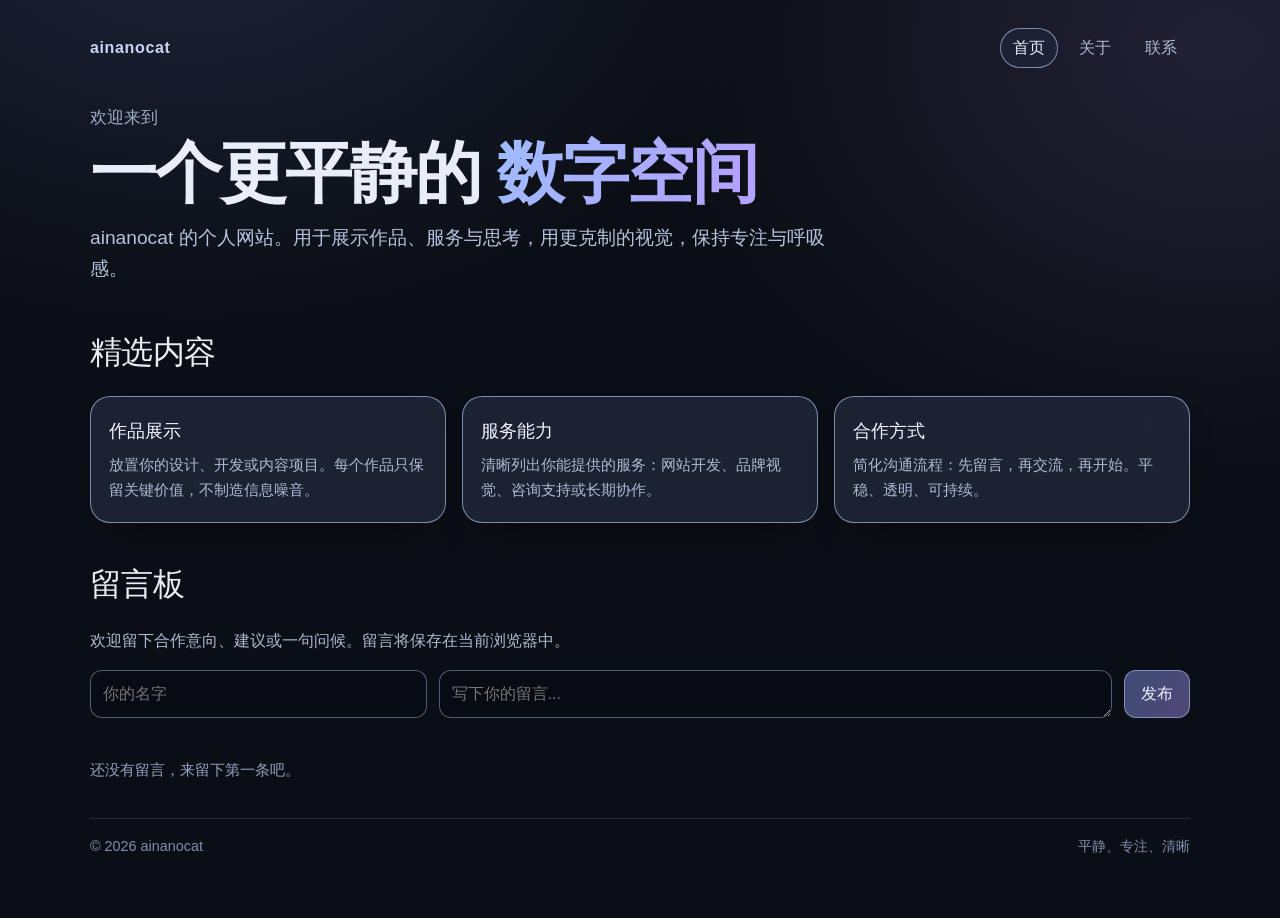
<file: Web/index.html>
<!DOCTYPE html>
<html lang="zh-CN">
<head>
  <meta charset="UTF-8" />
  <meta name="viewport" content="width=device-width, initial-scale=1.0" />
  <title>ainanocat | Calm Portfolio</title>
  <link rel="stylesheet" href="./styles.css" />
</head>
<body data-page="home">
  <div class="container">
    <div id="navbar"></div>

    <main>
      <section class="hero">
        <p class="hero-sub" data-i18n="heroSub"></p>
        <h1 class="hero-title" data-i18n-html="heroTitle"></h1>
        <p class="hero-desc" data-i18n="heroDesc"></p>
      </section>

      <section>
        <h2 class="section-title" data-i18n="featureTitle"></h2>
        <div class="cards">
          <article class="card">
            <h3 data-i18n="card1Title"></h3>
            <p data-i18n="card1Desc"></p>
          </article>
          <article class="card">
            <h3 data-i18n="card2Title"></h3>
            <p data-i18n="card2Desc"></p>
          </article>
          <article class="card">
            <h3 data-i18n="card3Title"></h3>
            <p data-i18n="card3Desc"></p>
          </article>
        </div>
      </section>

      <section class="message-board">
        <h2 class="section-title" data-i18n="boardTitle"></h2>
        <p class="board-desc" data-i18n="boardDesc"></p>
        <form class="message-form" id="messageForm">
          <input class="input" id="nameInput" maxlength="30" />
          <textarea class="input" id="messageInput" rows="1" maxlength="240"></textarea>
          <button class="submit-btn" type="submit" data-i18n="submitBtn"></button>
        </form>
        <p class="error-text" id="errorText"></p>
        <ul class="message-list" id="messageList"></ul>
      </section>
    </main>

    <footer>
      <span data-i18n="footerLeft"></span>
      <span data-i18n="footerRight"></span>
    </footer>
  </div>

  <script src="./navbar.js"></script>
  <script src="./app.js"></script>
</body>
</html>
</file>
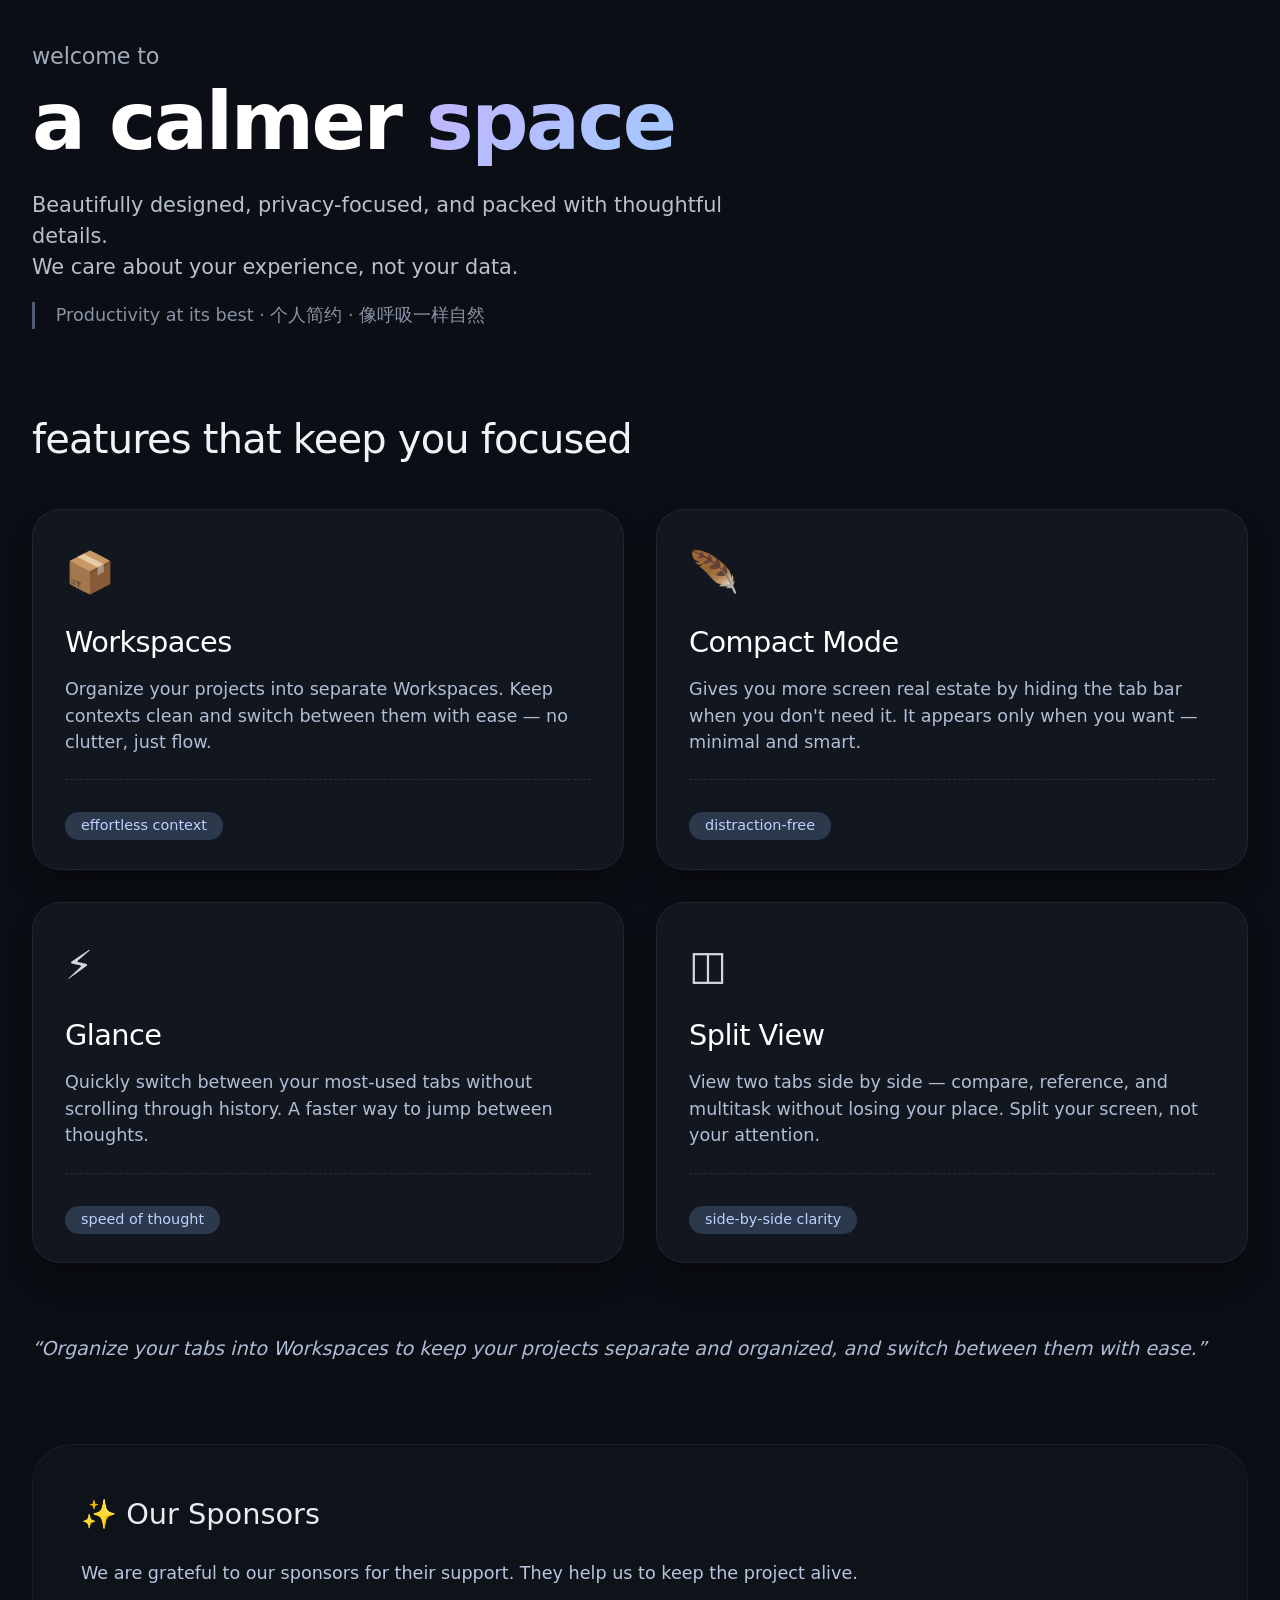
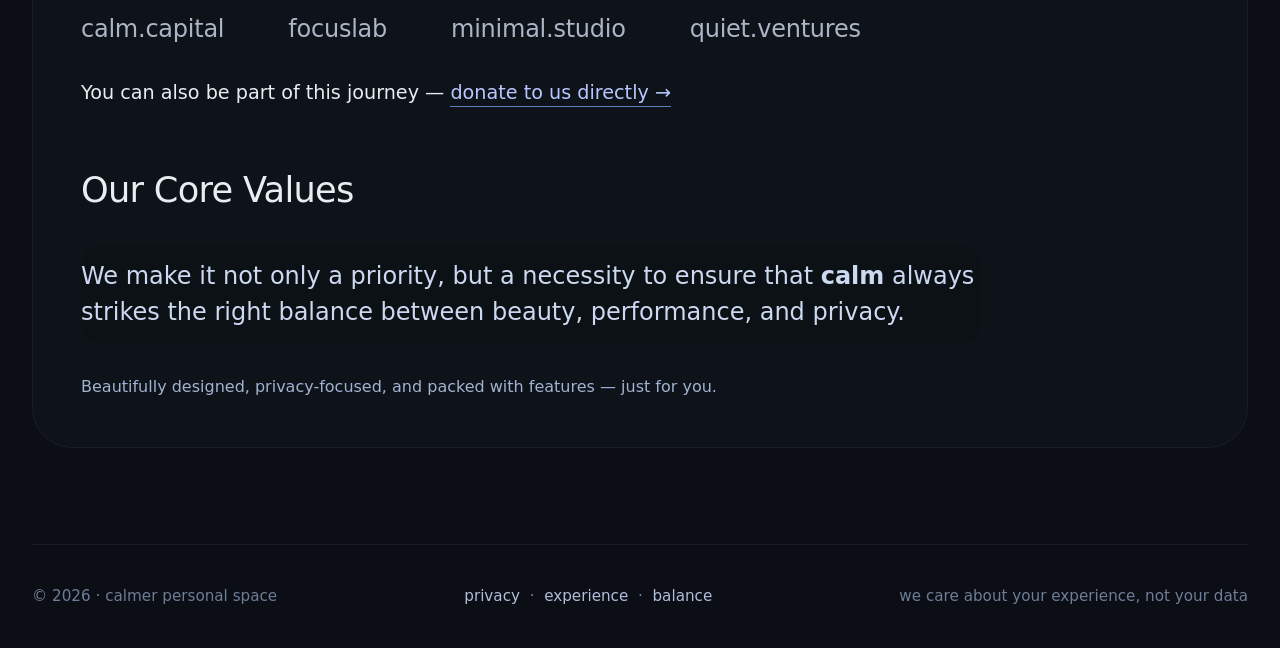
<file: 个人主页2.html>
<!DOCTYPE html>
<html lang="zh">
<head>
    <meta charset="UTF-8">
    <meta name="viewport" content="width=device-width, initial-scale=1.0">
    <title>welcome to a calmer space · 个人简约</title>
    <!-- 干净、现代、类似 Zen Browser 的简约风格 -->
    <style>
        /* 全局重置与基调 */
        * {
            margin: 0;
            padding: 0;
            box-sizing: border-box;
        }

        body {
            background-color: #0b0e14;   /* 深邃底色，类似 zen 的沉稳感 */
            font-family: system-ui, -apple-system, 'Inter', 'Segoe UI', Roboto, 'Helvetica Neue', sans-serif;
            color: #e9edf2;
            line-height: 1.5;
            -webkit-font-smoothing: antialiased;
            -moz-osx-font-smoothing: grayscale;
        }

        /* 整体容器：最大宽度、居中，有呼吸感 */
        .page {
            max-width: 1280px;
            margin: 0 auto;
            padding: 2.5rem 2rem;
        }

        /* 标题区 — 类似 “welcome to / a calmer internet” 的干净处理 */
        .hero {
            margin-bottom: 5rem;
        }

        .hero-eyebrow {
            font-size: 1.4rem;
            font-weight: 400;
            letter-spacing: -0.01em;
            color: #a0aaba;
            margin-bottom: 0.25rem;
        }

        .hero-main {
            font-size: 5rem;
            font-weight: 550;
            line-height: 1.1;
            letter-spacing: -0.03em;
            color: #ffffff;
            margin-bottom: 1.5rem;
        }

        .hero-main span {
            background: linear-gradient(135deg, #c5b3ff 0%, #a7c6ff 80%);
            -webkit-background-clip: text;
            background-clip: text;
            color: transparent;
        }

        .hero-desc {
            font-size: 1.3rem;
            max-width: 720px;
            color: #b7c0cd;
            margin-bottom: 1rem;
        }

        .hero-note {
            color: #8892a5;
            font-size: 1.1rem;
            border-left: 3px solid #4f5b73;
            padding-left: 1.3rem;
            margin-top: 1.2rem;
        }

        /* 特性网格 — 类似 Workspaces / Compact Mode 卡片区 */
        .section-title {
            font-size: 2.5rem;
            font-weight: 500;
            letter-spacing: -0.02em;
            margin-bottom: 2.5rem;
            color: #f0f3f8;
        }

        .feature-grid {
            display: grid;
            grid-template-columns: repeat(2, 1fr);
            gap: 2rem;
            margin-bottom: 5rem;
        }

        /* 卡片 — 毛玻璃/半透明简约感，类似 zen 的质感 */
        .feature-card {
            background: rgba(22, 28, 36, 0.7);
            backdrop-filter: blur(12px);
            -webkit-backdrop-filter: blur(12px);
            border: 1px solid rgba(255, 255, 255, 0.06);
            border-radius: 28px;
            padding: 2rem 2rem 1.8rem;
            transition: transform 0.25s ease, border-color 0.2s;
            box-shadow: 0 20px 35px -8px rgba(0, 0, 0, 0.4);
        }

        .feature-card:hover {
            border-color: rgba(180, 200, 255, 0.2);
            transform: translateY(-4px);
            background: rgba(28, 36, 46, 0.75);
        }

        .feature-icon {
            font-size: 2.5rem;
            margin-bottom: 1.2rem;
            font-weight: 300;
            opacity: 0.9;
        }

        .feature-card h3 {
            font-size: 1.8rem;
            font-weight: 500;
            letter-spacing: -0.02em;
            margin-bottom: 0.75rem;
            color: white;
        }

        .feature-card p {
            color: #b1bed5;
            font-size: 1.1rem;
            line-height: 1.5;
            margin-bottom: 0.25rem;
        }

        /* 特殊的引用/额外描述 — 模仿 "Organize your tabs..." 的重复但有意义的呈现 */
        .feature-note {
            margin-top: 1.5rem;
            padding-top: 1.2rem;
            border-top: 1px dashed rgba(255,255,255,0.1);
            font-size: 1rem;
            color: #9dabc0;
        }

        /* 赞助商 & 核心价值观 — 类似原站的结构 */
        .sponsor-section {
            margin: 5rem 0 4rem;
            background: rgba(18, 24, 32, 0.5);
            backdrop-filter: blur(8px);
            -webkit-backdrop-filter: blur(8px);
            border-radius: 40px;
            padding: 3rem 3rem;
            border: 1px solid rgba(255,255,255,0.05);
        }

        .sponsor-title {
            font-size: 1.8rem;
            font-weight: 450;
            margin-bottom: 1.5rem;
        }

        .sponsor-list {
            display: flex;
            flex-wrap: wrap;
            gap: 2.5rem 4rem;
            align-items: center;
            margin: 1.5rem 0 2rem;
        }

        .sponsor-item {
            font-size: 1.5rem;
            font-weight: 300;
            opacity: 0.8;
            color: #d3def0;
            letter-spacing: -0.01em;
        }

        .donate-cta {
            margin-top: 2rem;
            font-size: 1.2rem;
        }

        .donate-cta a {
            color: #b8c7ff;
            text-decoration: none;
            border-bottom: 1.5px solid #5f7cbf;
            padding-bottom: 2px;
            transition: color 0.2s;
        }

        .donate-cta a:hover {
            color: #ffffff;
            border-bottom-color: #a3baff;
        }

        .values-title {
            font-size: 2.2rem;
            font-weight: 480;
            margin: 3.5rem 0 1.8rem;
            letter-spacing: -0.02em;
        }

        .values-text {
            font-size: 1.5rem;
            max-width: 900px;
            color: #ccd9f0;
            background: rgba(0,0,0,0.1);
            padding: 0.8rem 0;
            border-radius: 20px;
        }

        /* 底部区域 */
        .footer-note {
            margin-top: 6rem;
            color: #6e7d98;
            font-size: 0.95rem;
            border-top: 1px solid rgba(255,255,255,0.06);
            padding-top: 2.5rem;
            display: flex;
            justify-content: space-between;
            flex-wrap: wrap;
            gap: 1rem;
        }

        .footer-note a {
            color: #b0bedb;
            text-decoration: none;
        }

        .footer-note a:hover {
            color: white;
        }

        /* 响应式：移动端优雅降级 */
        @media (max-width: 720px) {
            .page {
                padding: 1.8rem 1.2rem;
            }
            .hero-main {
                font-size: 3.5rem;
            }
            .hero-desc {
                font-size: 1.1rem;
            }
            .feature-grid {
                grid-template-columns: 1fr;
                gap: 1.5rem;
            }
            .section-title {
                font-size: 2rem;
            }
            .sponsor-section {
                padding: 2rem 1.5rem;
            }
            .values-text {
                font-size: 1.25rem;
            }
        }

        /* 链接一般样式 */
        a {
            color: inherit;
        }

        /* 简单点缀，让“Compact Mode”等看起来自然 */
        .badge {
            display: inline-block;
            background: #2c384b;
            border-radius: 40px;
            padding: 0.2rem 1rem;
            font-size: 0.9rem;
            color: #bfd1ff;
            margin-top: 0.8rem;
        }
    </style>
</head>
<body>
    <div class="page">
        <!-- HERO 部分: welcome to a calmer ... 个人简约版 -->
        <section class="hero">
            <div class="hero-eyebrow">welcome to</div>
            <div class="hero-main">
                a calmer <span>space</span>
            </div>
            <div class="hero-desc">
                Beautifully designed, privacy-focused, and packed with thoughtful details.<br>
                We care about your experience, not your data.
            </div>
            <div class="hero-note">
                Productivity at its best · 个人简约 · 像呼吸一样自然
            </div>
        </section>

        <!-- 主要功能区块 — 类似 Workspaces / Compact Mode / Glance / Split View -->
        <h2 class="section-title">features that keep you focused</h2>
        <div class="feature-grid">
            <!-- 卡片 1: Workspaces -->
            <div class="feature-card">
                <div class="feature-icon">📦</div>
                <h3>Workspaces</h3>
                <p>Organize your projects into separate Workspaces. Keep contexts clean and switch between them with ease — no clutter, just flow.</p>
                <div class="feature-note">
                    <span class="badge">effortless context</span>
                </div>
            </div>
            <!-- 卡片 2: Compact Mode -->
            <div class="feature-card">
                <div class="feature-icon">🪶</div>
                <h3>Compact Mode</h3>
                <p>Gives you more screen real estate by hiding the tab bar when you don't need it. It appears only when you want — minimal and smart.</p>
                <div class="feature-note">
                    <span class="badge">distraction‑free</span>
                </div>
            </div>
            <!-- 卡片 3: Glance -->
            <div class="feature-card">
                <div class="feature-icon">⚡</div>
                <h3>Glance</h3>
                <p>Quickly switch between your most‑used tabs without scrolling through history. A faster way to jump between thoughts.</p>
                <div class="feature-note">
                    <span class="badge">speed of thought</span>
                </div>
            </div>
            <!-- 卡片 4: Split View -->
            <div class="feature-card">
                <div class="feature-icon">◫</div>
                <h3>Split View</h3>
                <p>View two tabs side by side — compare, reference, and multitask without losing your place. Split your screen, not your attention.</p>
                <div class="feature-note">
                    <span class="badge">side‑by‑side clarity</span>
                </div>
            </div>
        </div>

        <!-- 重复那句 "Organize your tabs into Workspaces..." 但用更清新的方式 -->
        <div style="margin: -0.5rem 0 3rem 0; font-size: 1.2rem; color: #aebcd6; font-style: italic;">
            “Organize your tabs into Workspaces to keep your projects separate and organized, and switch between them with ease.”
        </div>

        <!-- 赞助商 & 核心价值观 —— 完全保留原有情感，但转为个人/简约调性 -->
        <div class="sponsor-section">
            <div class="sponsor-title">✨ Our Sponsors</div>
            <p style="color: #b8c5de; margin-bottom: 0.5rem; font-size: 1.1rem;">
                We are grateful to our sponsors for their support. They help us to keep the project alive.
            </p>
            <div class="sponsor-list">
                <div class="sponsor-item">calm.capital</div>
                <div class="sponsor-item">focuslab</div>
                <div class="sponsor-item">minimal.studio</div>
                <div class="sponsor-item">quiet.ventures</div>
            </div>
            <div class="donate-cta">
                You can also be part of this journey — <a href="#">donate to us directly →</a>
            </div>

            <!-- 核心价值观 -->
            <h2 class="values-title">Our Core Values</h2>
            <div class="values-text">
                We make it not only a priority, but a necessity to ensure that <strong>calm</strong> always strikes the right balance between beauty, performance, and privacy.
            </div>
            <!-- 附加一句原站精神 -->
            <p style="margin-top: 2rem; color: #a2b3d1;">Beautifully designed, privacy-focused, and packed with features — just for you.</p>
        </div>

        <!-- 简约脚注，类似网站底部的隐私/体验声明 -->
        <footer class="footer-note">
            <div>© 2026 · calmer personal space</div>
            <div>
                <a href="#">privacy</a> &nbsp;·&nbsp; 
                <a href="#">experience</a> &nbsp;·&nbsp; 
                <a href="#">balance</a>
            </div>
            <div>we care about your experience, not your data</div>
        </footer>
    </div>

    <!-- 无需额外 JavaScript — 保持静态、快速、干净 -->
</body>
</html>
</file>
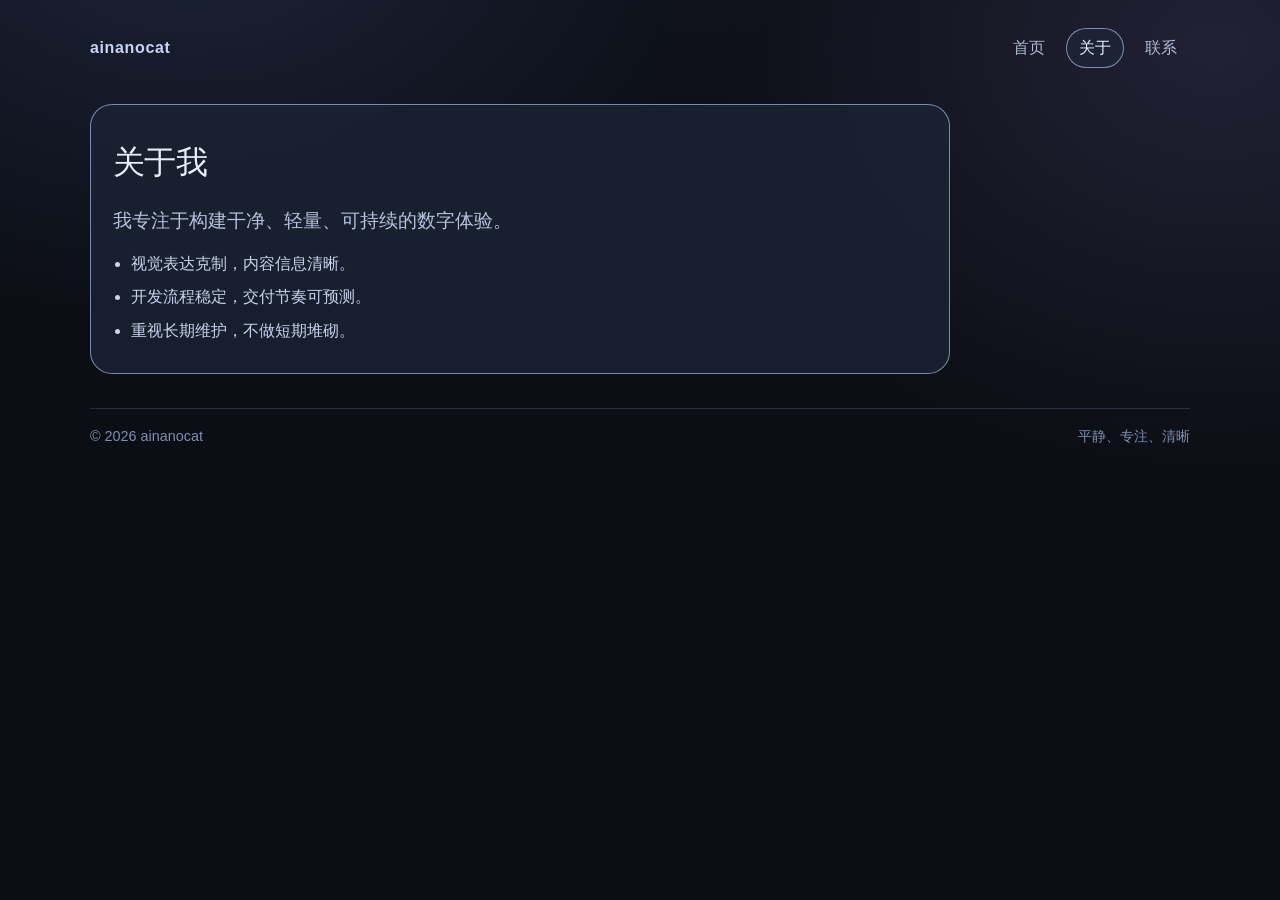
<file: Web/about.html>
<!DOCTYPE html>
<html lang="zh-CN">
<head>
  <meta charset="UTF-8" />
  <meta name="viewport" content="width=device-width, initial-scale=1.0" />
  <title>About | ainanocat</title>
  <link rel="stylesheet" href="./styles.css" />
</head>
<body data-page="about">
  <div class="container">
    <div id="navbar"></div>

    <main class="single-column">
      <section class="panel">
        <h1 class="section-title" data-i18n="aboutTitle"></h1>
        <p class="hero-desc" data-i18n="aboutIntro"></p>
        <ul class="list">
          <li data-i18n="aboutList1"></li>
          <li data-i18n="aboutList2"></li>
          <li data-i18n="aboutList3"></li>
        </ul>
      </section>
    </main>

    <footer>
      <span data-i18n="footerLeft"></span>
      <span data-i18n="footerRight"></span>
    </footer>
  </div>

  <script src="./navbar.js"></script>
  <script src="./app.js"></script>
</body>
</html>
</file>
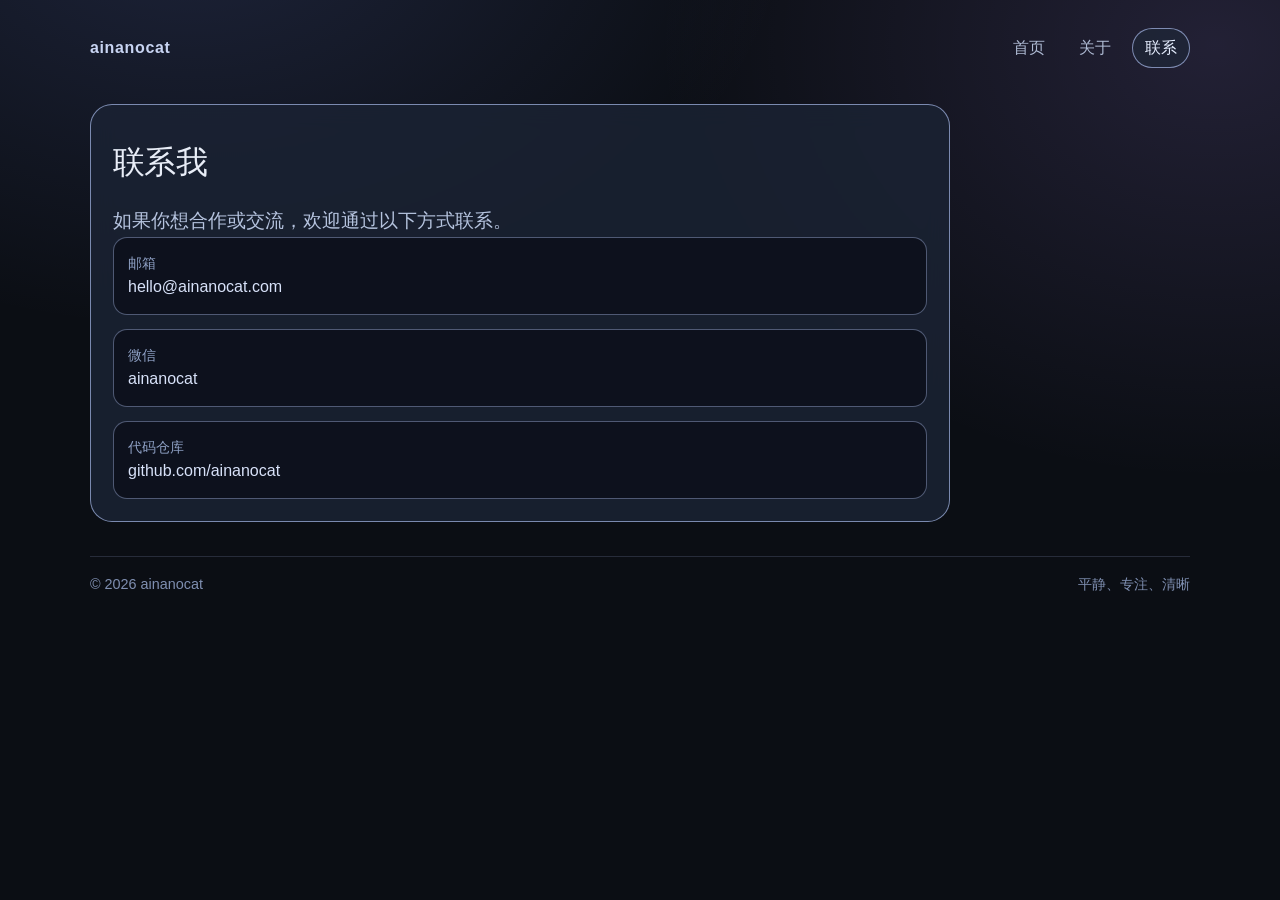
<file: Web/contact.html>
<!DOCTYPE html>
<html lang="zh-CN">
<head>
  <meta charset="UTF-8" />
  <meta name="viewport" content="width=device-width, initial-scale=1.0" />
  <title>Contact | ainanocat</title>
  <link rel="stylesheet" href="./styles.css" />
</head>
<body data-page="contact">
  <div class="container">
    <div id="navbar"></div>

    <main class="single-column">
      <section class="panel">
        <h1 class="section-title" data-i18n="contactTitle"></h1>
        <p class="hero-desc" data-i18n="contactIntro"></p>

        <div class="contact-grid">
          <div class="contact-item">
            <span class="label" data-i18n="contactEmailLabel"></span>
            <a class="value" href="mailto:hello@ainanocat.com">hello@ainanocat.com</a>
          </div>
          <div class="contact-item">
            <span class="label" data-i18n="contactWeChatLabel"></span>
            <span class="value">ainanocat</span>
          </div>
          <div class="contact-item">
            <span class="label" data-i18n="contactGithubLabel"></span>
            <a class="value" href="https://github.com/ainanocat" target="_blank" rel="noreferrer">github.com/ainanocat</a>
          </div>
        </div>
      </section>
    </main>

    <footer>
      <span data-i18n="footerLeft"></span>
      <span data-i18n="footerRight"></span>
    </footer>
  </div>

  <script src="./navbar.js"></script>
  <script src="./app.js"></script>
</body>
</html>
</file>
<file: Web/styles.css>
:root {
  --bg: #0b0e14;
  --bg-soft: #121825;
  --card: rgba(31, 39, 57, 0.86);
  --text: #e8edf7;
  --muted: #9eabc4;
  --line: rgba(184, 204, 255, 0.34);
  --line-strong: rgba(184, 204, 255, 0.62);
  --accent-1: #9ebcff;
  --accent-2: #b2a2ff;
  --danger: #f3a5a5;
}

* {
  box-sizing: border-box;
  margin: 0;
  padding: 0;
}

body {
  min-height: 100vh;
  background:
    radial-gradient(1000px 700px at 15% -10%, rgba(124, 147, 255, 0.16), transparent 60%),
    radial-gradient(900px 700px at 95% 5%, rgba(177, 145, 255, 0.14), transparent 62%),
    var(--bg);
  color: var(--text);
  font-family: "Inter", "Segoe UI", "PingFang SC", "Microsoft YaHei", sans-serif;
  line-height: 1.6;
  -webkit-font-smoothing: antialiased;
}

.container {
  width: min(1100px, 92vw);
  margin: 0 auto;
  padding: 28px 0 60px;
}

.topbar {
  display: flex;
  justify-content: space-between;
  align-items: center;
  margin-bottom: 36px;
  gap: 14px;
}

.brand {
  letter-spacing: 0.04em;
  color: #c8d4f2;
  font-weight: 550;
  text-decoration: none;
}

.topbar-right {
  display: flex;
  align-items: center;
  gap: 12px;
}

.nav-links {
  display: flex;
  gap: 8px;
}

.nav-link {
  color: #aebad3;
  text-decoration: none;
  border: 1px solid transparent;
  border-radius: 999px;
  padding: 6px 12px;
  transition: border-color 0.2s ease, color 0.2s ease, transform 0.2s ease;
}

.nav-link:hover {
  border-color: var(--line);
  color: #dbe6ff;
  transform: translateY(-1px);
}

.nav-link.active {
  color: #e6eeff;
  border-color: var(--line-strong);
  background: rgba(31, 40, 58, 0.6);
}

.lang-switch {
  border: 1px solid var(--line);
  color: #d3def7;
  background: rgba(21, 27, 39, 0.55);
  backdrop-filter: blur(8px);
  -webkit-backdrop-filter: blur(8px);
  padding: 8px 14px;
  border-radius: 999px;
  cursor: pointer;
  transition: border-color 0.22s ease, transform 0.22s ease;
}

.lang-switch:hover {
  border-color: var(--line-strong);
  transform: translateY(-1px);
}

.hero {
  margin-bottom: 42px;
}

.hero-sub {
  color: var(--muted);
  font-size: 1.06rem;
  margin-bottom: 6px;
}

.hero-title {
  font-size: clamp(2rem, 6vw, 4.2rem);
  line-height: 1.08;
  letter-spacing: -0.03em;
  font-weight: 620;
  margin-bottom: 14px;
  max-width: 900px;
}

.gradient {
  background: linear-gradient(120deg, var(--accent-1) 0%, var(--accent-2) 88%);
  -webkit-background-clip: text;
  background-clip: text;
  color: transparent;
}

.hero-desc {
  color: #b5c3de;
  max-width: 760px;
  font-size: clamp(1rem, 2.6vw, 1.2rem);
}

.section-title {
  margin: 10px 0 18px;
  font-weight: 560;
  letter-spacing: -0.02em;
  font-size: clamp(1.4rem, 3.2vw, 2rem);
}

.cards {
  display: grid;
  grid-template-columns: repeat(3, minmax(0, 1fr));
  gap: 16px;
  margin-bottom: 36px;
}

.card {
  border-radius: 20px;
  border: 1px solid var(--line-strong);
  background: var(--card);
  backdrop-filter: blur(14px);
  -webkit-backdrop-filter: blur(14px);
  padding: 20px 18px;
  box-shadow: 0 20px 40px -24px rgba(0, 0, 0, 0.65);
  transition: transform 0.24s ease, border-color 0.24s ease, background 0.24s ease;
}

.card:hover {
  transform: translateY(-4px);
  border-color: var(--line-strong);
  background: rgba(36, 46, 67, 0.92);
}

.card h3 {
  font-size: 1.1rem;
  margin-bottom: 8px;
  font-weight: 560;
  color: #f3f6ff;
}

.card p {
  color: #aebad3;
  font-size: 0.96rem;
}

.panel {
  border-radius: 22px;
  border: 1px solid var(--line-strong);
  background: rgba(27, 35, 52, 0.84);
  backdrop-filter: blur(12px);
  -webkit-backdrop-filter: blur(12px);
  padding: 22px;
}

.message-board {
  margin-top: 10px;
}

.board-desc {
  color: #acb9d4;
  margin-bottom: 16px;
}

.message-form {
  display: grid;
  gap: 12px;
  grid-template-columns: 1fr 2fr auto;
  margin-bottom: 16px;
}

input,
textarea,
button {
  font: inherit;
}

.input {
  width: 100%;
  border-radius: 12px;
  border: 1px solid rgba(169, 188, 235, 0.45);
  background: rgba(8, 12, 20, 0.88);
  color: #e8eefb;
  padding: 10px 12px;
  outline: none;
  transition: border-color 0.18s ease;
}

.input:focus {
  border-color: rgba(189, 208, 255, 0.85);
}

.submit-btn {
  border: 1px solid rgba(174, 195, 245, 0.58);
  border-radius: 12px;
  background: linear-gradient(120deg, rgba(128, 157, 245, 0.44), rgba(170, 147, 242, 0.44));
  color: #ecf2ff;
  padding: 0 16px;
  cursor: pointer;
  transition: transform 0.2s ease, border-color 0.2s ease;
}

.submit-btn:hover {
  transform: translateY(-1px);
  border-color: rgba(197, 213, 255, 0.88);
}

.error-text {
  color: var(--danger);
  font-size: 0.88rem;
  min-height: 20px;
}

.message-list {
  list-style: none;
  display: grid;
  gap: 10px;
}

.message-item {
  border: 1px solid rgba(169, 188, 235, 0.42);
  border-radius: 14px;
  padding: 12px;
  background: rgba(12, 16, 27, 0.84);
  display: grid;
  gap: 4px;
}

.message-meta {
  font-size: 0.84rem;
  color: #8ea0c4;
}

.message-text {
  color: #d8e2f9;
  white-space: pre-wrap;
  word-break: break-word;
}

.empty {
  color: #92a1c1;
  font-size: 0.95rem;
  padding: 4px 0 2px;
}

.single-column {
  max-width: 860px;
}

.list {
  margin: 14px 0 0 18px;
  color: #c8d4ee;
}

.list li {
  margin-bottom: 8px;
}

.contact-grid {
  display: grid;
  gap: 14px;
}

.contact-item {
  border: 1px solid rgba(169, 188, 235, 0.42);
  border-radius: 14px;
  padding: 14px;
  background: rgba(12, 16, 27, 0.84);
}

.contact-item .label {
  color: #8ea0c4;
  font-size: 0.88rem;
  display: block;
}

.contact-item .value {
  color: #d8e2f9;
  text-decoration: none;
  font-size: 1rem;
}

footer {
  margin-top: 34px;
  color: #7f8fb1;
  font-size: 0.9rem;
  border-top: 1px solid rgba(165, 183, 229, 0.18);
  padding-top: 16px;
  display: flex;
  justify-content: space-between;
  gap: 12px;
  flex-wrap: wrap;
}

@media (max-width: 920px) {
  .cards {
    grid-template-columns: 1fr 1fr;
  }

  .message-form {
    grid-template-columns: 1fr;
  }

  .submit-btn {
    padding: 10px 12px;
  }
}

@media (max-width: 760px) {
  .topbar {
    flex-direction: column;
    align-items: flex-start;
    margin-bottom: 28px;
  }
}

@media (max-width: 640px) {
  .container {
    width: min(1100px, 94vw);
    padding-top: 20px;
  }

  .cards {
    grid-template-columns: 1fr;
  }
}
</file>
